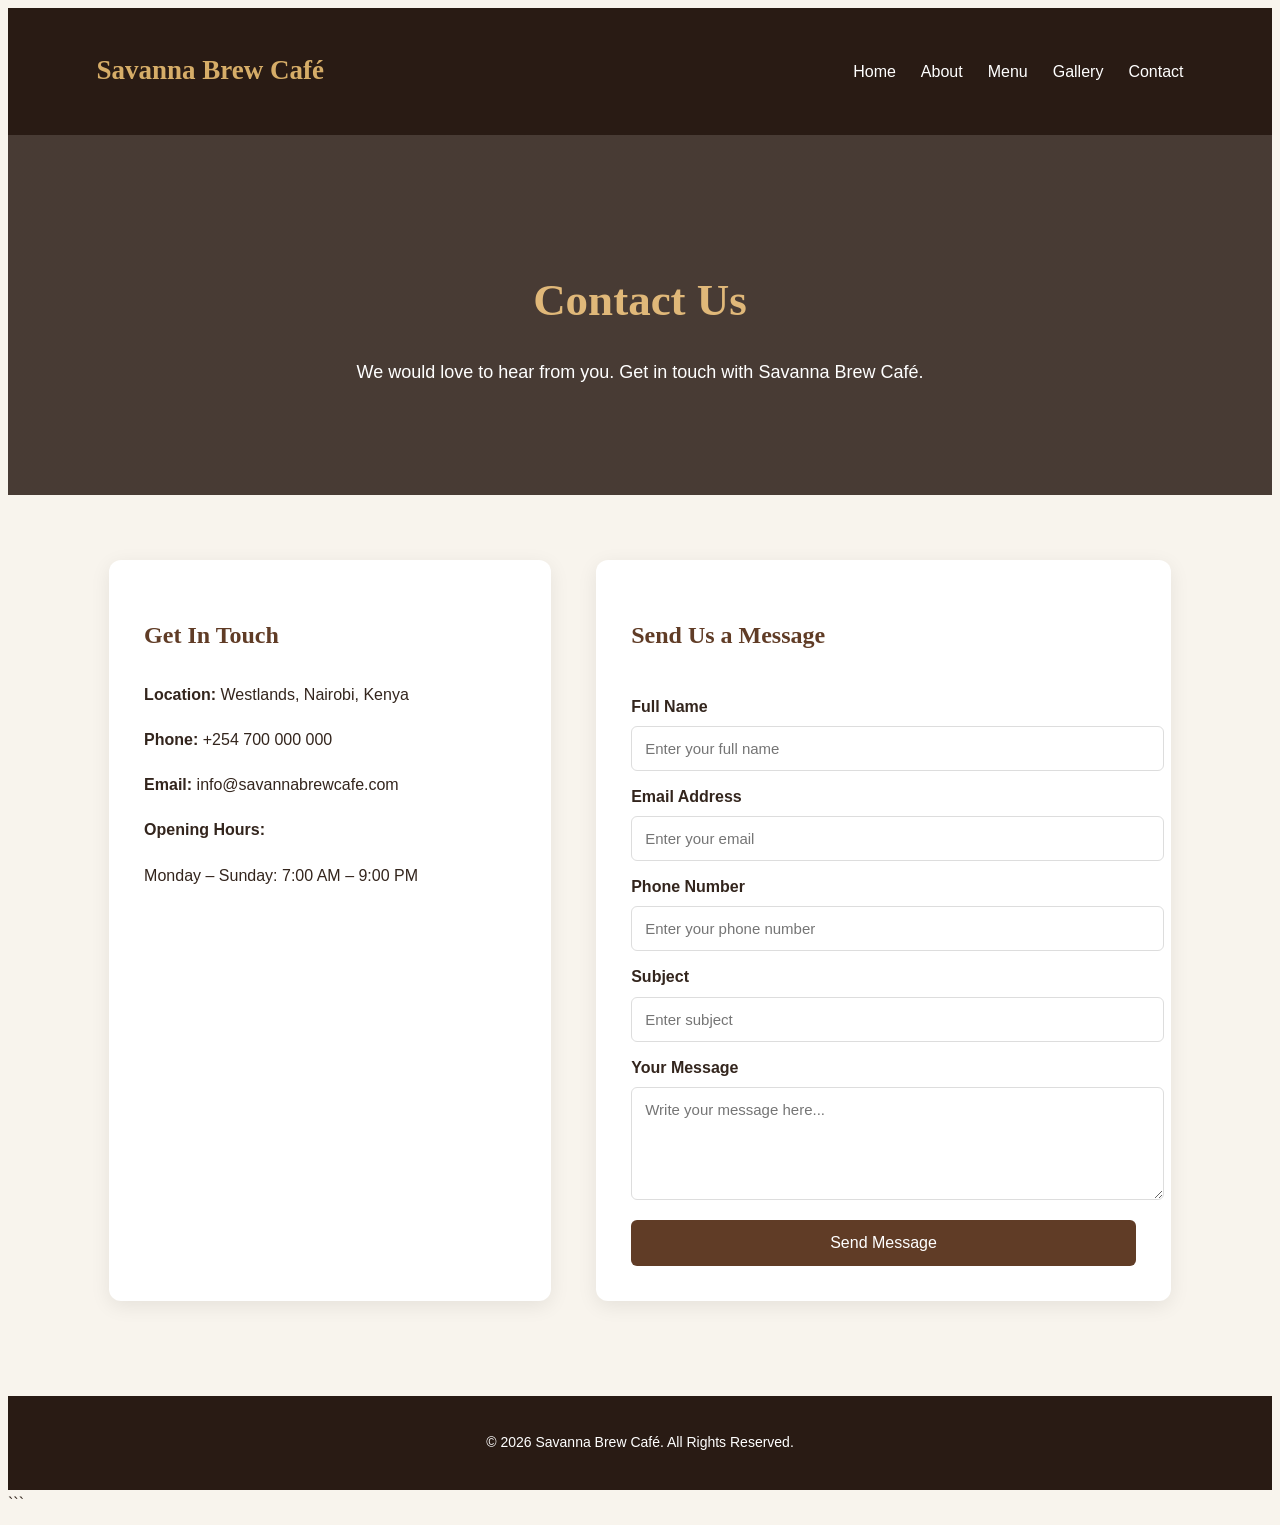
<file: savanna_brew/contact.html>
<!DOCTYPE html>
<html lang="en">
<head>
    <meta charset="UTF-8">
    <meta name="viewport" content="width=device-width, initial-scale=1.0">
    <meta name="description" content="Contact Savanna Brew Café for enquiries, reservations and feedback.">
    <title>Contact Us | Savanna Brew Café</title>
    <link rel="stylesheet" href="style.css">
</head>

<body>

<header>
    <nav class="navbar">
        <h1 class="logo">Savanna Brew Café</h1>

        <ul class="nav-links">
            <li><a href="index.html">Home</a></li>
            <li><a href="about.html">About</a></li>
            <li><a href="menu.html">Menu</a></li>
            <li><a href="gallery.html">Gallery</a></li>
            <li><a href="contact.html">Contact</a></li>
        </ul>
    </nav>
</header>

<main>

<section class="page-heading">
    <h2>Contact Us</h2>
    <p>We would love to hear from you. Get in touch with Savanna Brew Café.</p>
</section>

<section class="contact-section">

    <div class="contact-info">
        <h2>Get In Touch</h2>

        <p><strong>Location:</strong> Westlands, Nairobi, Kenya</p>

        <p><strong>Phone:</strong> +254 700 000 000</p>

        <p><strong>Email:</strong> info@savannabrewcafe.com</p>

        <p><strong>Opening Hours:</strong></p>
        <p>Monday – Sunday: 7:00 AM – 9:00 PM</p>
    </div>

    <div class="contact-form">
        <h2>Send Us a Message</h2>

        <form action="#" method="post">

            <label for="name">Full Name</label>
            <input type="text" id="name" name="name"
                   placeholder="Enter your full name" required>

            <label for="email">Email Address</label>
            <input type="email" id="email" name="email"
                   placeholder="Enter your email" required>

            <label for="phone">Phone Number</label>
            <input type="tel" id="phone" name="phone"
                   placeholder="Enter your phone number">

            <label for="subject">Subject</label>
            <input type="text" id="subject" name="subject"
                   placeholder="Enter subject">

            <label for="message">Your Message</label>
            <textarea id="message" name="message"
                      rows="5" placeholder="Write your message here..."
                      required></textarea>

            <button type="submit">Send Message</button>

        </form>
    </div>

</section>

</main>

<footer>
    <p>&copy; 2026 Savanna Brew Café. All Rights Reserved.</p>
</footer>

</body>
</html>
```
</file>
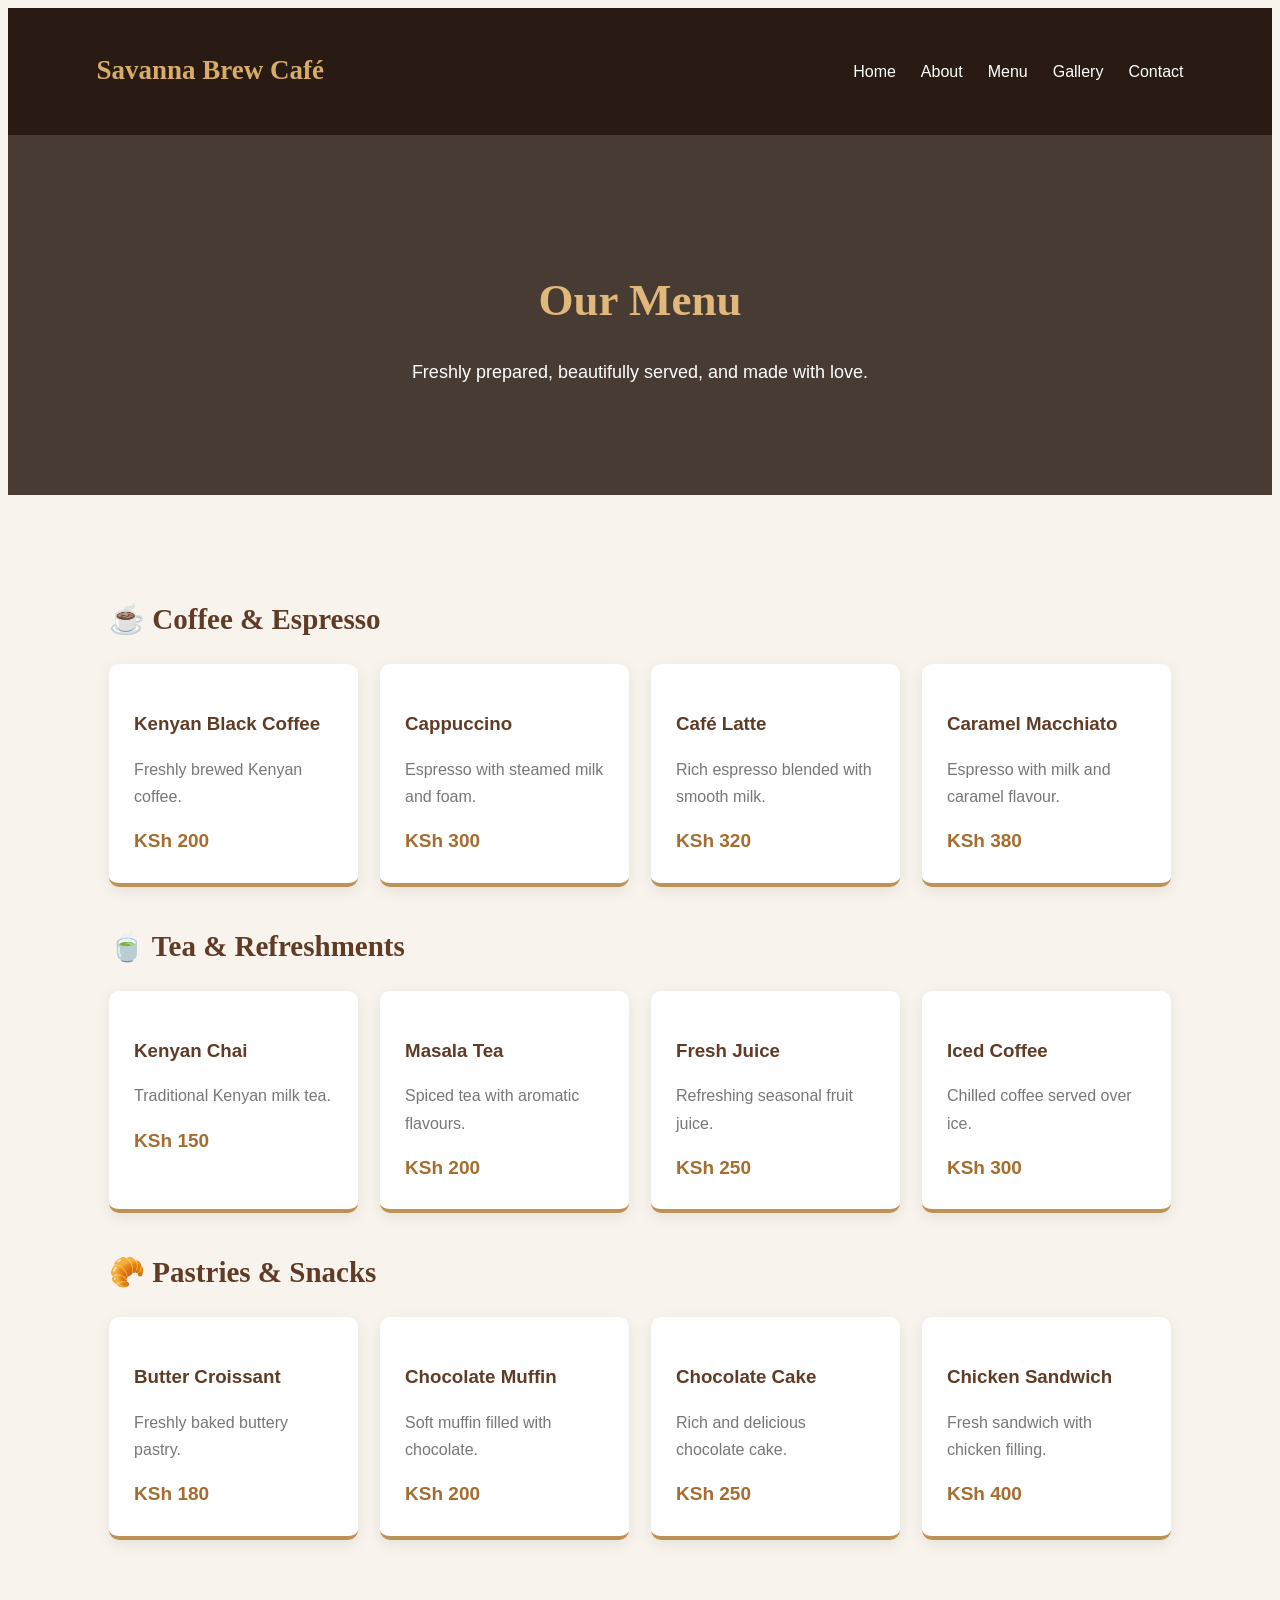
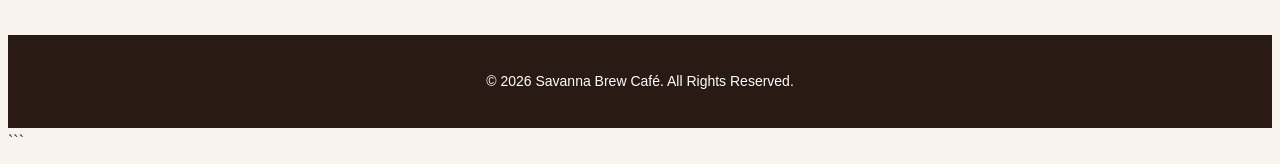
<file: savanna_brew/menu.html>
<!DOCTYPE html>
<html lang="en">
<head>
    <meta charset="UTF-8">
    <meta name="viewport" content="width=device-width, initial-scale=1.0">
    <meta name="description" content="Explore the Savanna Brew Café menu featuring Kenyan coffee, fresh pastries and delicious meals.">
    <title>Our Menu | Savanna Brew Café</title>
    <link rel="stylesheet" href="style.css">
</head>

<body>

<header>
    <nav class="navbar">
        <h1 class="logo">Savanna Brew Café</h1>

        <ul class="nav-links">
            <li><a href="index.html">Home</a></li>
            <li><a href="about.html">About</a></li>
            <li><a href="menu.html">Menu</a></li>
            <li><a href="gallery.html">Gallery</a></li>
            <li><a href="contact.html">Contact</a></li>
        </ul>
    </nav>
</header>

<main>

<section class="page-heading">
    <h2>Our Menu</h2>
    <p>Freshly prepared, beautifully served, and made with love.</p>
</section>

<section class="menu-section">

    <h2>☕ Coffee & Espresso</h2>

    <div class="menu-grid">
        <div class="menu-item">
            <h3>Kenyan Black Coffee</h3>
            <p>Freshly brewed Kenyan coffee.</p>
            <strong>KSh 200</strong>
        </div>

        <div class="menu-item">
            <h3>Cappuccino</h3>
            <p>Espresso with steamed milk and foam.</p>
            <strong>KSh 300</strong>
        </div>

        <div class="menu-item">
            <h3>Café Latte</h3>
            <p>Rich espresso blended with smooth milk.</p>
            <strong>KSh 320</strong>
        </div>

        <div class="menu-item">
            <h3>Caramel Macchiato</h3>
            <p>Espresso with milk and caramel flavour.</p>
            <strong>KSh 380</strong>
        </div>
    </div>

    <h2>🍵 Tea & Refreshments</h2>

    <div class="menu-grid">
        <div class="menu-item">
            <h3>Kenyan Chai</h3>
            <p>Traditional Kenyan milk tea.</p>
            <strong>KSh 150</strong>
        </div>

        <div class="menu-item">
            <h3>Masala Tea</h3>
            <p>Spiced tea with aromatic flavours.</p>
            <strong>KSh 200</strong>
        </div>

        <div class="menu-item">
            <h3>Fresh Juice</h3>
            <p>Refreshing seasonal fruit juice.</p>
            <strong>KSh 250</strong>
        </div>

        <div class="menu-item">
            <h3>Iced Coffee</h3>
            <p>Chilled coffee served over ice.</p>
            <strong>KSh 300</strong>
        </div>
    </div>

    <h2>🥐 Pastries & Snacks</h2>

    <div class="menu-grid">
        <div class="menu-item">
            <h3>Butter Croissant</h3>
            <p>Freshly baked buttery pastry.</p>
            <strong>KSh 180</strong>
        </div>

        <div class="menu-item">
            <h3>Chocolate Muffin</h3>
            <p>Soft muffin filled with chocolate.</p>
            <strong>KSh 200</strong>
        </div>

        <div class="menu-item">
            <h3>Chocolate Cake</h3>
            <p>Rich and delicious chocolate cake.</p>
            <strong>KSh 250</strong>
        </div>

        <div class="menu-item">
            <h3>Chicken Sandwich</h3>
            <p>Fresh sandwich with chicken filling.</p>
            <strong>KSh 400</strong>
        </div>
    </div>

</section>

</main>

<footer>
    <p>&copy; 2026 Savanna Brew Café. All Rights Reserved.</p>
</footer>

</body>
</html>
```
</file>
<file: savanna_brew/style.css>
```css
/* ==========================================
   SAVANNA BREW CAFE
   COMPLETE WEBSITE STYLESHEET
   ========================================== */

/* 1. GENERAL SETTINGS */

* {
    margin: 0;
    padding: 0;
    box-sizing: border-box;
}

html {
    scroll-behavior: smooth;
}

body {
    font-family: 'Segoe UI', Arial, sans-serif;
    background-color: #f8f4ed;
    color: #33251d;
    line-height: 1.7;
}

img {
    max-width: 100%;
}

a {
    transition: 0.3s ease;
}

/* 2. NAVIGATION BAR */

header {
    background-color: #291b14;
    color: white;
    padding: 18px 7%;
    position: relative;
    z-index: 10;
}

.navbar {
    display: flex;
    justify-content: space-between;
    align-items: center;
    flex-wrap: wrap;
    gap: 15px;
}

.logo {
    color: #d6ad68;
    font-size: 27px;
    font-family: Georgia, serif;
}

.nav-links {
    list-style: none;
    display: flex;
    align-items: center;
    gap: 25px;
    flex-wrap: wrap;
}

.nav-links a {
    text-decoration: none;
    color: white;
    font-weight: 500;
}

.nav-links a:hover {
    color: #d6ad68;
}

/* 3. HOMEPAGE HERO SECTION */

.hero {
    min-height: 600px;

    background:
    linear-gradient(
        rgba(25, 16, 11, 0.65),
        rgba(25, 16, 11, 0.65)
    ),
    url('https://images.unsplash.com/photo-1495474472287-4d71bcdd2085?w=1600');

    background-size: cover;
    background-position: center;

    display: flex;
    align-items: center;

    padding: 70px 9%;
    color: white;
}

.hero-content {
    max-width: 680px;
}

.hero-subtitle,
.section-label {
    color: #c99b5b;
    letter-spacing: 3px;
    font-weight: bold;
    margin-bottom: 18px;
}

.hero-content h2 {
    font-family: Georgia, serif;
    font-size: clamp(42px, 6vw, 70px);
    line-height: 1.15;
    margin-bottom: 22px;
}

.hero-content p {
    font-size: 18px;
    margin-bottom: 30px;
}

/* BUTTONS */

.hero-button,
.secondary-button {
    display: inline-block;
    background: #bd9256;
    color: white;
    text-decoration: none;
    padding: 14px 28px;
    border-radius: 5px;
    font-weight: bold;
}

.hero-button:hover,
.secondary-button:hover {
    background: #8c5d30;
    transform: translateY(-3px);
}

/* 4. HOMEPAGE WELCOME SECTION */

.welcome-section {
    display: grid;
    grid-template-columns: 1fr 1fr;
    gap: 50px;
    align-items: center;
    padding: 90px 9%;
}

.welcome-text h2 {
    font-family: Georgia, serif;
    color: #603c26;
    font-size: 38px;
    margin-bottom: 20px;
}

.welcome-text p {
    margin-bottom: 20px;
}

.welcome-image img {
    width: 100%;
    height: 400px;
    object-fit: cover;
    border-radius: 12px;
    box-shadow: 0 8px 25px rgba(0,0,0,0.15);
}

/* 5. HOMEPAGE FEATURES */

.features-section {
    padding: 80px 9%;
    background: #eee5d8;
}

.section-title {
    text-align: center;
    margin-bottom: 45px;
}

.section-title h2 {
    font-family: Georgia, serif;
    color: #603c26;
    font-size: 38px;
}

.features-grid {
    display: grid;
    grid-template-columns: repeat(3, 1fr);
    gap: 25px;
}

.feature-card {
    background: white;
    padding: 35px 25px;
    text-align: center;
    border-radius: 10px;
    box-shadow: 0 5px 15px rgba(0,0,0,0.07);
    transition: 0.3s;
}

.feature-card:hover {
    transform: translateY(-7px);
}

.feature-card span {
    font-size: 42px;
}

.feature-card h3 {
    color: #603c26;
    margin: 15px 0;
}

/* 6. HOMEPAGE CLOSING SECTION */

.closing-section {
    background: #38251a;
    color: white;
    text-align: center;
    padding: 75px 20px;
}

.closing-section h2 {
    font-family: Georgia, serif;
    font-size: 35px;
    margin-bottom: 15px;
}

.closing-section p {
    margin-bottom: 25px;
}

/* 7. OTHER PAGE HEADINGS */

.page-heading {
    background:
    linear-gradient(
        rgba(41, 27, 20, 0.85),
        rgba(41, 27, 20, 0.85)
    ),
    url('https://images.unsplash.com/photo-1445116572660-236099ec97a0?w=1600');

    background-size: cover;
    background-position: center;

    text-align: center;
    color: white;
    padding: 90px 20px;
}

.page-heading h2 {
    font-family: Georgia, serif;
    font-size: 45px;
    color: #e0b879;
    margin-bottom: 12px;
}

.page-heading p {
    font-size: 18px;
}

/* 8. MENU PAGE */

.menu-section {
    padding: 65px 8%;
}

.menu-section h2 {
    font-family: Georgia, serif;
    font-size: 29px;
    color: #603c26;
    margin: 35px 0 20px;
}

.menu-grid {
    display: grid;
    grid-template-columns: repeat(4, 1fr);
    gap: 22px;
}

.menu-item {
    background-color: white;
    padding: 25px;
    border-radius: 10px;
    border-bottom: 4px solid #bd9256;
    box-shadow: 0 4px 15px rgba(0,0,0,0.08);
    transition: 0.3s;
}

.menu-item:hover {
    transform: translateY(-6px);
    box-shadow: 0 8px 22px rgba(0,0,0,0.14);
}

.menu-item h3 {
    color: #603c26;
    margin-bottom: 10px;
}

.menu-item p {
    color: #777;
    margin-bottom: 15px;
}

.menu-item strong {
    color: #a56d30;
    font-size: 19px;
}

/* 9. GALLERY PAGE */

.gallery-section {
    padding: 65px 8%;
}

.gallery-grid {
    display: grid;
    grid-template-columns: repeat(3, 1fr);
    gap: 25px;
}

.gallery-item {
    background: white;
    border-radius: 12px;
    overflow: hidden;
    box-shadow: 0 5px 15px rgba(0,0,0,0.1);
    transition: 0.3s;
}

.gallery-item:hover {
    transform: translateY(-7px);
}

.gallery-item img {
    width: 100%;
    height: 260px;
    object-fit: cover;
    display: block;
}

.gallery-item h3 {
    text-align: center;
    padding: 18px;
    color: #603c26;
}

/* 10. CONTACT PAGE */

.contact-section {
    display: grid;
    grid-template-columns: 1fr 1.3fr;
    gap: 45px;
    padding: 65px 8%;
}

.contact-info,
.contact-form {
    background: white;
    padding: 35px;
    border-radius: 12px;
    box-shadow: 0 5px 20px rgba(0,0,0,0.08);
}

.contact-info h2,
.contact-form h2 {
    color: #603c26;
    font-family: Georgia, serif;
    margin-bottom: 25px;
}

.contact-info p {
    margin-bottom: 18px;
}

/* 11. CONTACT FORM */

.contact-form form {
    display: flex;
    flex-direction: column;
}

.contact-form label {
    margin: 12px 0 6px;
    font-weight: 600;
}

.contact-form input,
.contact-form textarea {
    width: 100%;
    padding: 13px;
    border: 1px solid #ddd;
    border-radius: 6px;
    font-size: 15px;
    font-family: inherit;
}

.contact-form input:focus,
.contact-form textarea:focus {
    outline: none;
    border-color: #a56d30;
}

.contact-form button {
    margin-top: 20px;
    padding: 14px;
    background-color: #603c26;
    color: white;
    border: none;
    border-radius: 6px;
    font-size: 16px;
    cursor: pointer;
    transition: 0.3s;
}

.contact-form button:hover {
    background-color: #a56d30;
}

/* 12. FOOTER */

footer {
    background-color: #291b14;
    color: white;
    text-align: center;
    padding: 30px 20px;
    margin-top: 30px;
}

footer h3 {
    color: #d6ad68;
    font-family: Georgia, serif;
    margin-bottom: 8px;
}

footer p {
    font-size: 14px;
    margin: 5px 0;
}

/* 13. RESPONSIVE TABLETS */

@media (max-width: 1000px) {

    .menu-grid {
        grid-template-columns: repeat(2, 1fr);
    }

    .gallery-grid {
        grid-template-columns: repeat(2, 1fr);
    }

}

/* 14. RESPONSIVE MOBILE PHONES */

@media (max-width: 700px) {

    header {
        padding: 20px;
    }

    .navbar {
        flex-direction: column;
    }

    .nav-links {
        justify-content: center;
        gap: 15px;
    }

    .hero {
        min-height: 480px;
        padding: 50px 7%;
    }

    .hero-content h2 {
        font-size: 42px;
    }

    .welcome-section,
    .features-grid,
    .menu-grid,
    .gallery-grid,
    .contact-section {
        grid-template-columns: 1fr;
    }

    .welcome-section {
        padding: 50px 7%;
    }

    .welcome-text h2,
    .section-title h2 {
        font-size: 30px;
    }

    .welcome-image img {
        height: 280px;
    }

    .menu-section,
    .gallery-section,
    .contact-section {
        padding: 35px 6%;
    }

    .page-heading {
        padding: 65px 15px;
    }

    .page-heading h2 {
        font-size: 34px;
    }

    .closing-section h2 {
        font-size: 28px;
    }

}
```
</file>
